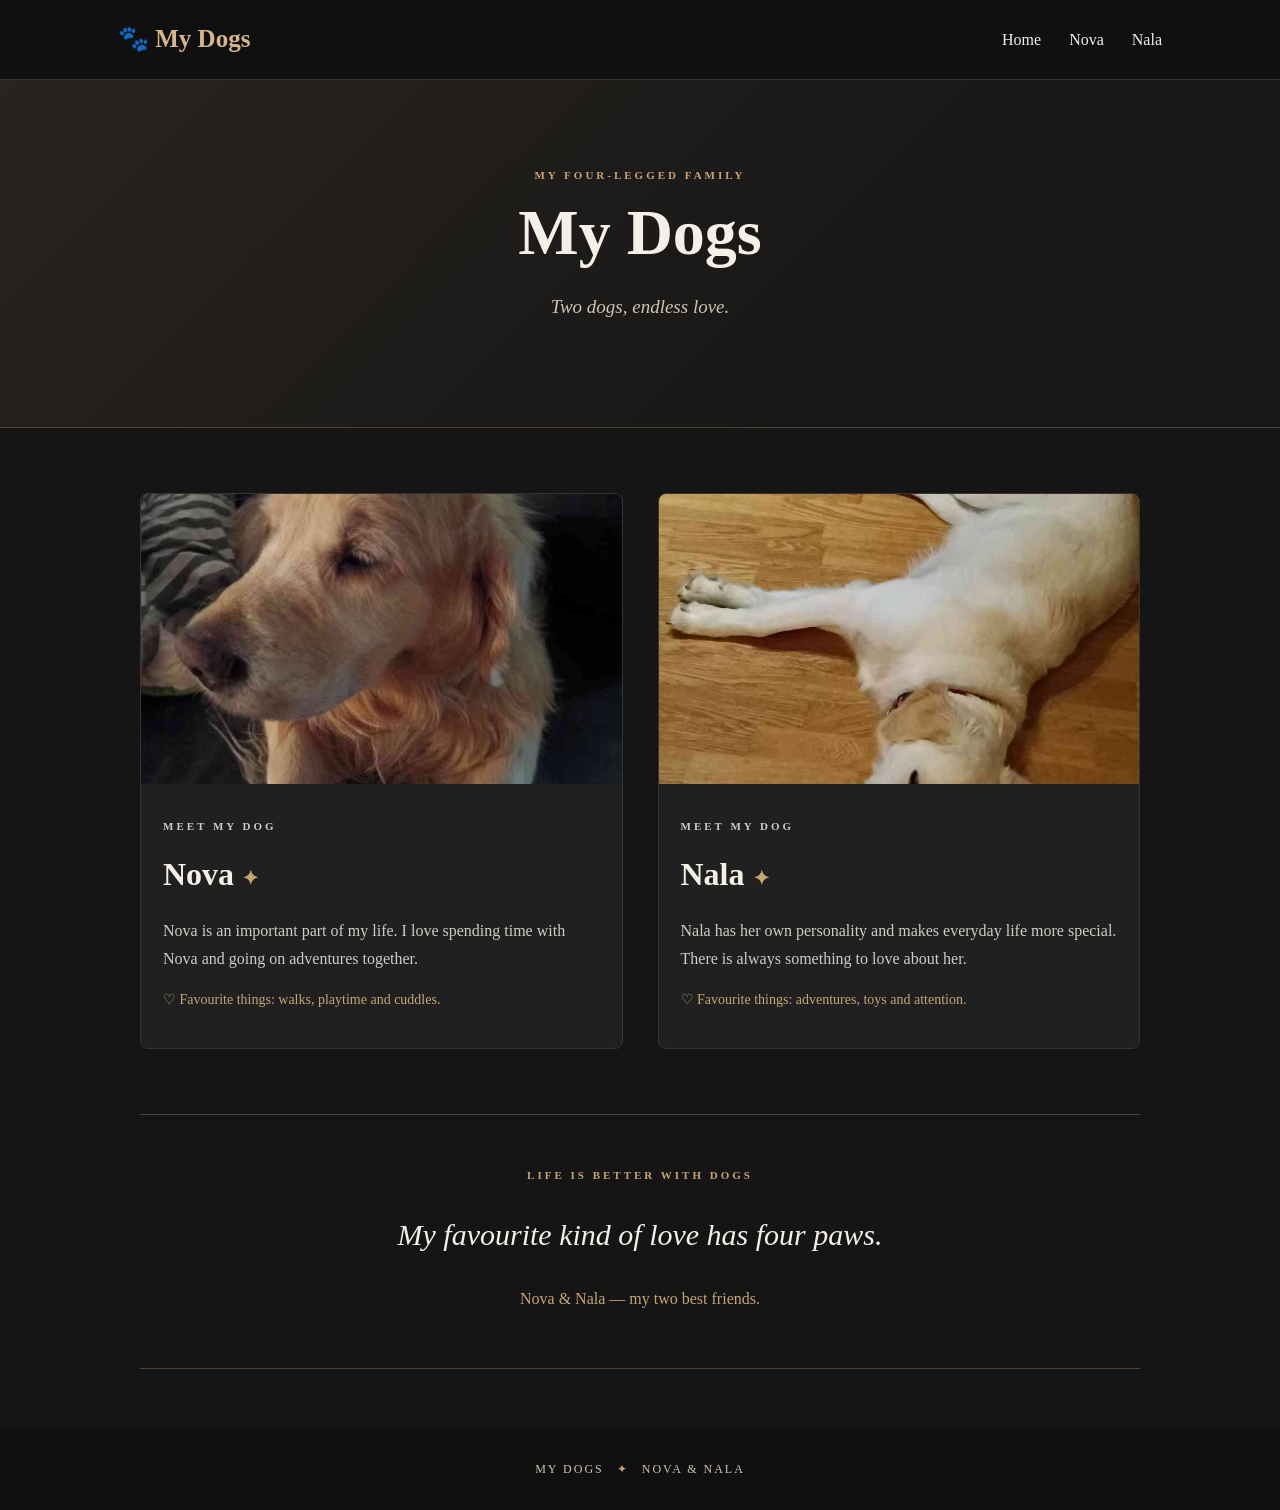
<file: index.html>
<!-- Tekijä: Joni Hankonen -->
<!DOCTYPE html>
<html lang="en">
<head>
    <meta charset="UTF-8">
    <meta name="viewport" content="width=device-width, initial-scale=1.0">
    <title>My Dogs | Nova & Nala</title>
    <link rel="stylesheet" href="styles.css">
</head>
<body>
    <header>
        <nav>
            <a class="logo" href="#home">🐾 My Dogs</a>
            <div class="nav-links">
                <a href="#home">Home</a>
                <a href="#nova">Nova</a>
                <a href="#nala">Nala</a>
            </div>
        </nav>
    </header>

    <main>
        <section class="hero" id="home">
            <p class="eyebrow">MY FOUR-LEGGED FAMILY</p>
            <h1>My Dogs</h1>
            <p class="subtitle">Two dogs, endless love.</p>
        </section>

        <section class="dogs">
            <article class="dog" id="nova">
                <img src="images/Nova.jpg" alt="My dog Nova">
                <div class="dog-info">
                    <p class="eyebrow">MEET MY DOG</p>
                    <h2>Nova <span>✦</span></h2>
                    <p>
                        Nova is an important part of my life.
                        I love spending time with Nova and going
                        on adventures together.
                    </p>
                    <p class="detail">♡ Favourite things: walks, playtime and cuddles.</p>
                </div>
            </article>

            <article class="dog" id="nala">
                <img src="images/Nala.jpg" alt="My dog Nala">
                <div class="dog-info">
                    <p class="eyebrow">MEET MY DOG</p>
                    <h2>Nala <span>✦</span></h2>
                    <p>
                        Nala has her own personality and makes
                        everyday life more special. There is
                        always something to love about her.
                    </p>
                    <p class="detail">♡ Favourite things: adventures, toys and attention.</p>
                </div>
            </article>
        </section>

        <section class="quote">
            <p class="eyebrow">LIFE IS BETTER WITH DOGS</p>
            <h2>My favourite kind of love has four paws.</h2>
            <p>Nova & Nala — my two best friends.</p>
        </section>
    </main>

    <footer>
        <p>MY DOGS <span>✦</span> NOVA & NALA</p>
    </footer>
</body>
</html>
</file>
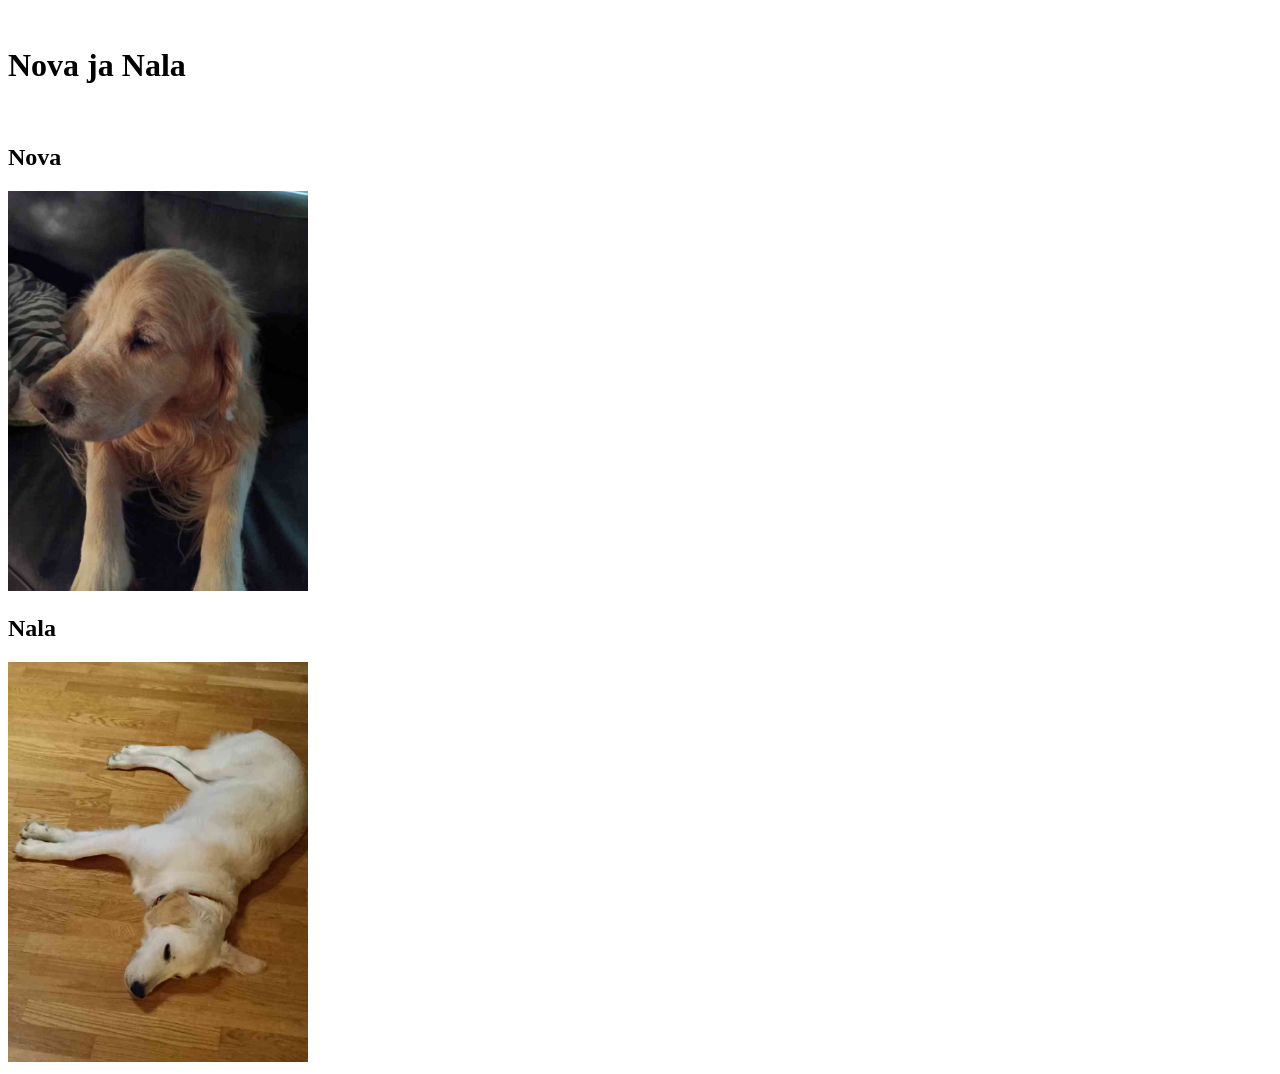
<file: images/index.html>
<!DOCTYPE html>
<html lang="fi">
<head>
<meta charset="UTF-8">
<meta name="viewport" content="width=device-width, initial-scale=1.0">
<title>Nova ja Nala</title>
</head>
<body>
 
<h1>Nova ja Nala</h1>
 
<h2>Nova</h2>
<img src="./Nova.jpg" alt="Nova" width="300">
 
<h2>Nala</h2>
<img src="./Nala.jpg" alt="Nala" width="300">
</body>
</html>
</file>
<file: styles.css>
/* Tekijä: Joni Hankonen */

* {
    box-sizing: border-box;
}

html {
    scroll-behavior: smooth;
}

body {
    margin: 0;
    background: #151515;
    color: #f4efe7;
    font-family: Georgia, "Times New Roman", serif;
    line-height: 1.7;
}

header {
    background: #101010;
    border-bottom: 1px solid #39332c;
}

nav {
    max-width: 1100px;
    margin: auto;
    padding: 18px 28px;
    display: flex;
    justify-content: space-between;
    align-items: center;
}

.logo {
    color: #d5b58b;
    text-decoration: none;
    font-size: 25px;
    font-weight: bold;
}

.nav-links {
    display: flex;
    gap: 28px;
}

.nav-links a {
    color: #f4efe7;
    text-decoration: none;
}

.nav-links a:hover {
    color: #d5b58b;
}

.hero {
    text-align: center;
    padding: 75px 20px 85px;
    background: linear-gradient(135deg, #29241f, #171717 70%);
    border-bottom: 1px solid #514334;
}

.eyebrow {
    color: #c6a475;
    font-size: 11px;
    letter-spacing: 3px;
    font-weight: bold;
}

h1 {
    font-size: 64px;
    line-height: 1.2;
    margin: 10px 0;
}

.subtitle {
    color: #cfc3b4;
    font-size: 19px;
    font-style: italic;
}

.dogs {
    max-width: 1050px;
    margin: 0 auto;
    padding: 65px 25px;
    display: flex;
    gap: 35px;
}

.dog {
    flex: 1;
    min-width: 0;
    background: #202020;
    border: 1px solid #39332c;
    border-radius: 8px;
    overflow: hidden;
}

.dog img {
    width: 100%;
    height: 290px;
    object-fit: cover;
    display: block;
}

.dog-info {
    padding: 22px;
}

.dog-info h2 {
    font-size: 32px;
    margin: 0 0 12px;
}

.dog-info h2 span {
    color: #c6a475;
    font-size: 20px;
}

.dog-info p {
    color: #d0cbc4;
}

.dog-info .detail {
    color: #c6a475;
    font-size: 14px;
}

.quote {
    max-width: 1000px;
    margin: 0 auto 60px;
    padding: 40px 25px;
    text-align: center;
    border-top: 1px solid #514334;
    border-bottom: 1px solid #514334;
}

.quote h2 {
    font-size: 30px;
    font-style: italic;
    font-weight: normal;
}

.quote > p:last-child {
    color: #c6a475;
}

footer {
    background: #101010;
    text-align: center;
    padding: 18px;
    color: #cfc3b4;
    font-size: 12px;
    letter-spacing: 2px;
}

footer span {
    color: #c6a475;
    padding: 0 8px;
}
</file>
